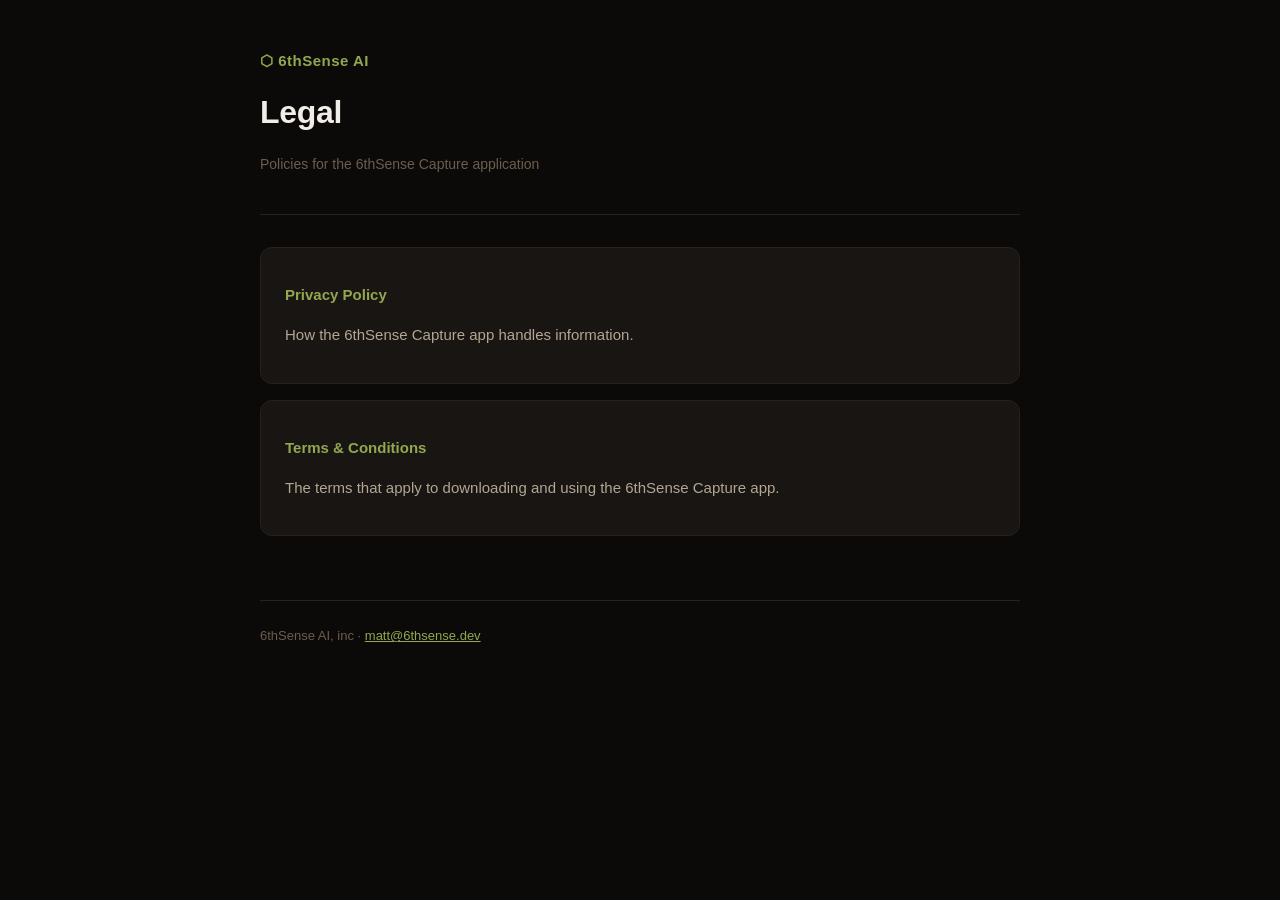
<file: index.html>
<!DOCTYPE html>
<html lang="en">
<head>
<meta charset="utf-8">
<meta name="viewport" content="width=device-width, initial-scale=1">
<title>6thSense AI — Legal</title>
<link rel="stylesheet" href="style.css">
</head>
<body>
<div class="wrap">
  <header>
    <span class="brand">⬡ 6thSense AI</span>
    <h1>Legal</h1>
    <p class="effective">Policies for the 6thSense Capture application</p>
  </header>

  <div class="card">
    <p><a href="privacy.html">Privacy Policy</a></p>
    <p>How the 6thSense Capture app handles information.</p>
  </div>

  <div class="card">
    <p><a href="terms.html">Terms &amp; Conditions</a></p>
    <p>The terms that apply to downloading and using the 6thSense Capture app.</p>
  </div>

  <footer>
    6thSense AI, inc · <a href="mailto:matt@6thsense.dev">matt@6thsense.dev</a>
  </footer>
</div>
</body>
</html>
</file>
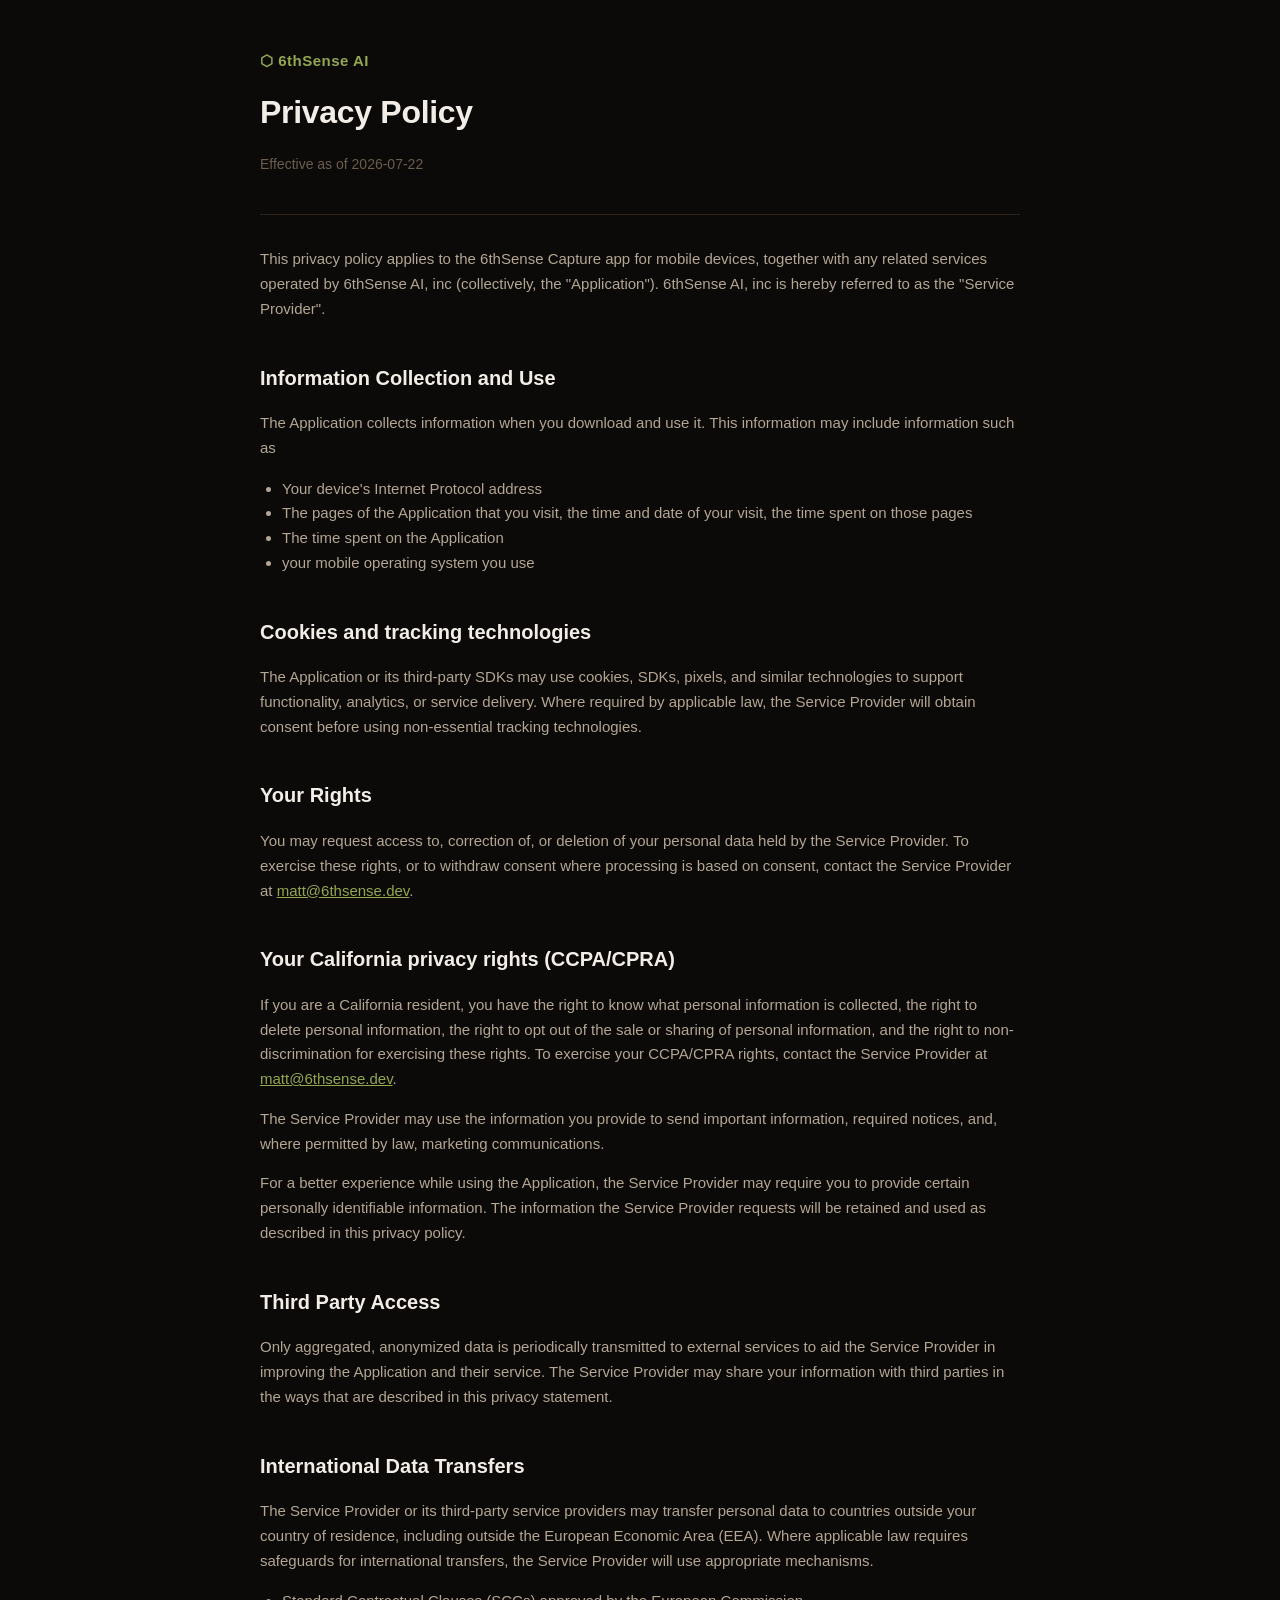
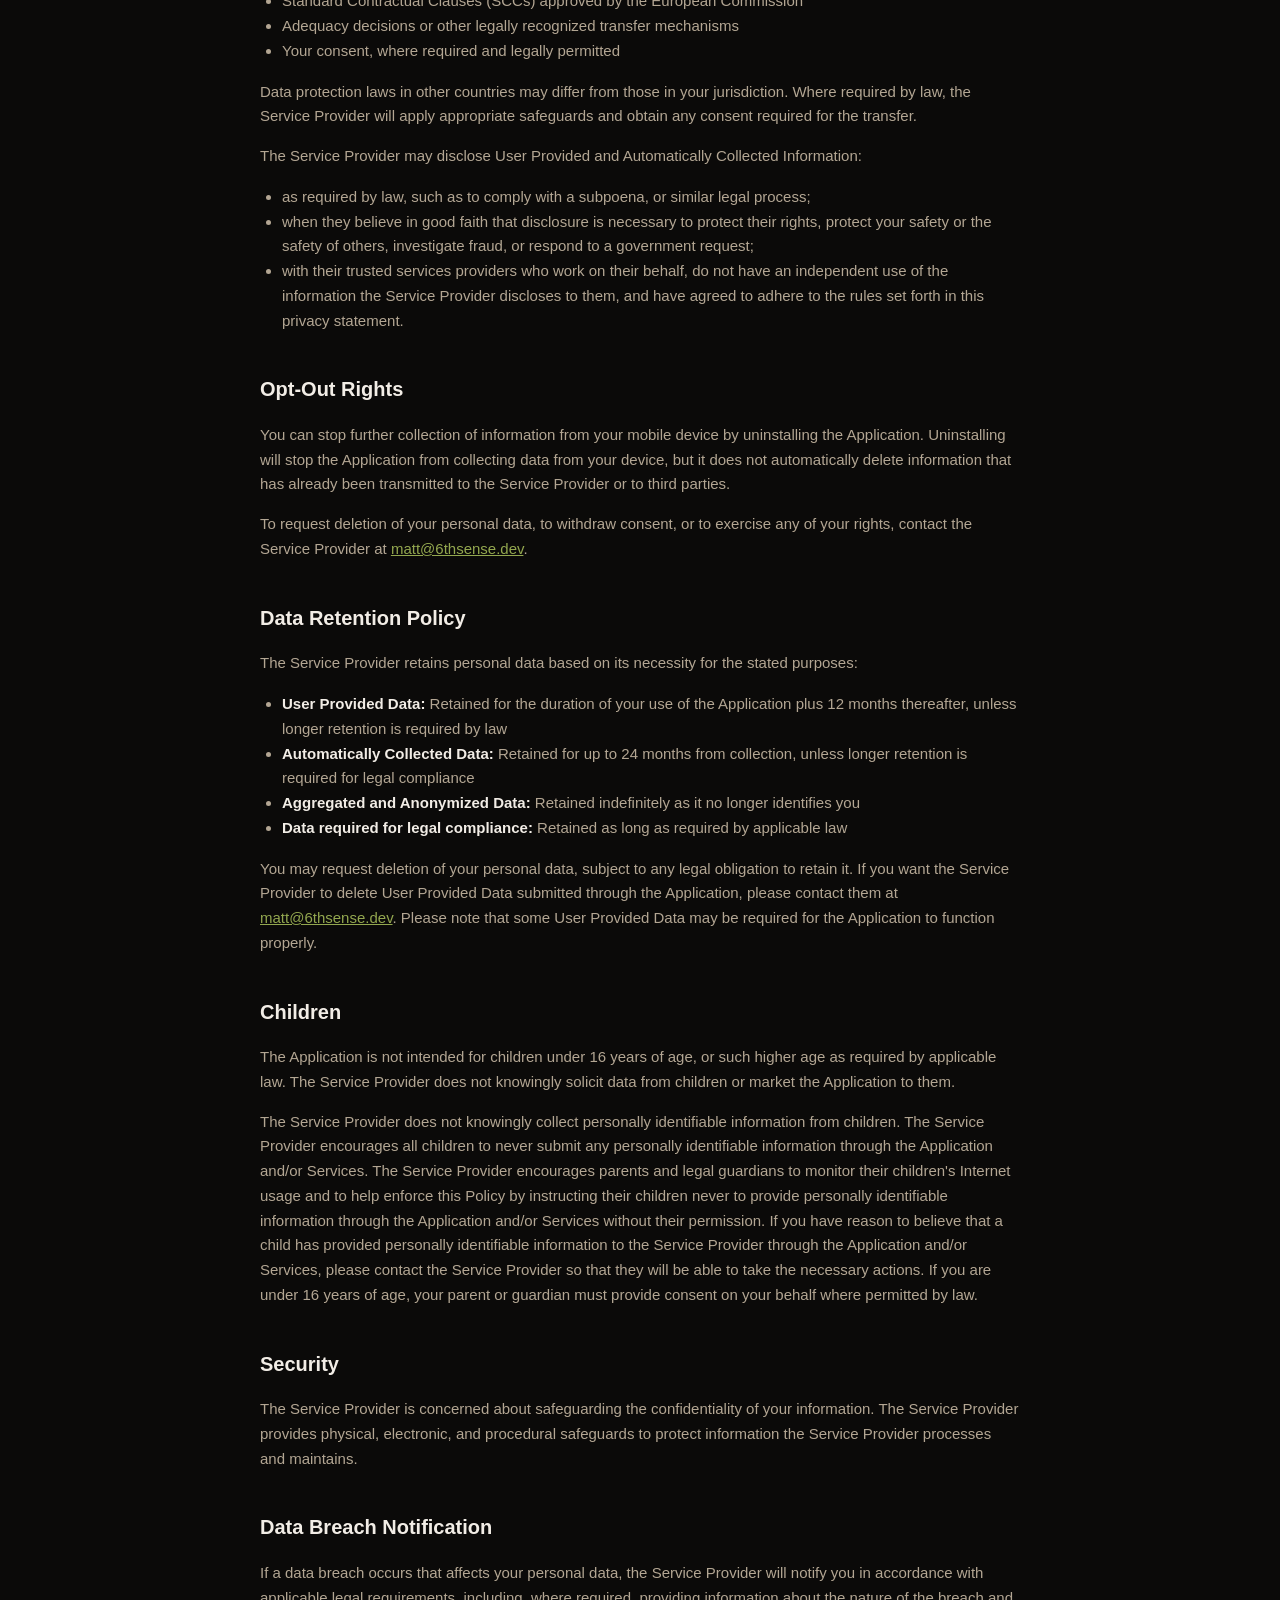
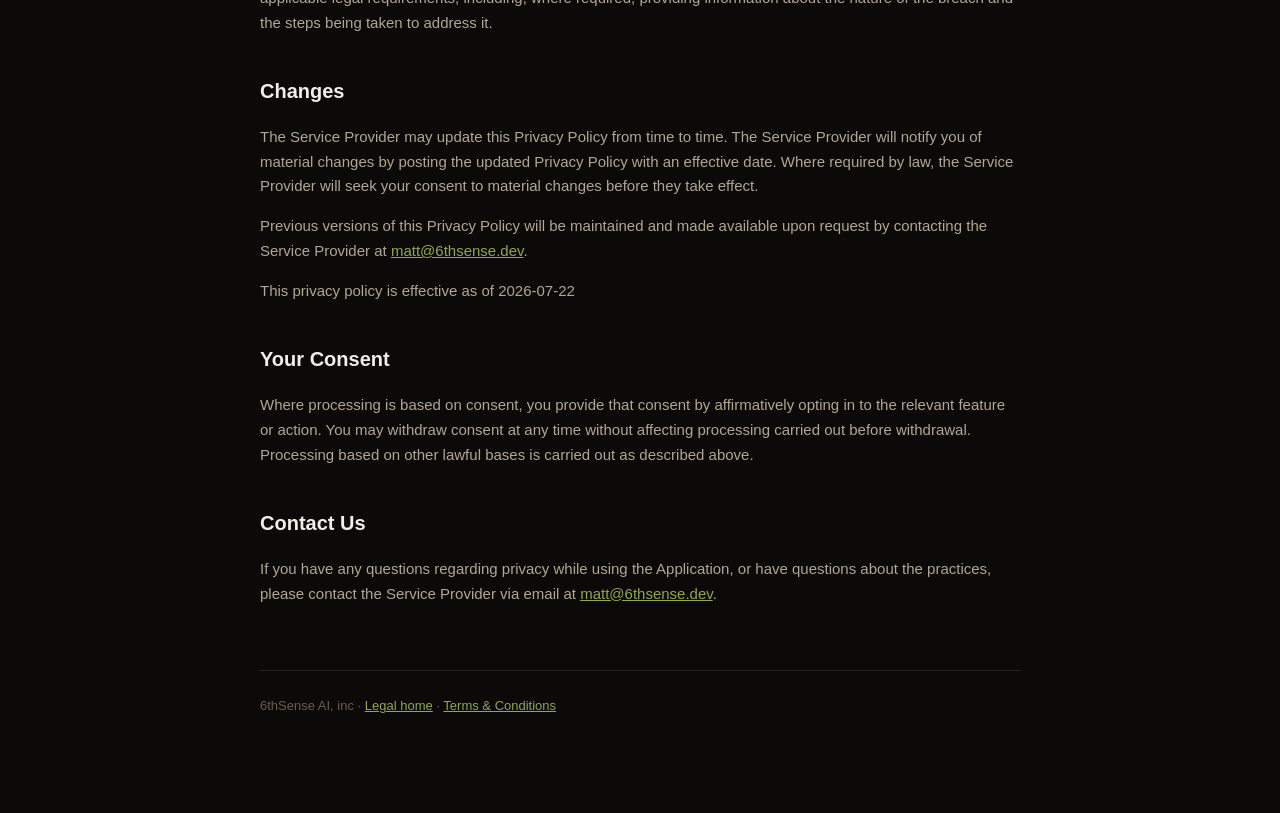
<file: privacy.html>
<!DOCTYPE html>
<html lang="en">
<head>
<meta charset="utf-8">
<meta name="viewport" content="width=device-width, initial-scale=1">
<title>Privacy Policy — 6thSense Capture</title>
<link rel="stylesheet" href="style.css">
</head>
<body>
<div class="wrap">
  <header>
    <a class="brand" href="index.html">⬡ 6thSense AI</a>
    <h1>Privacy Policy</h1>
    <p class="effective">Effective as of 2026-07-22</p>
  </header>

  <p>This privacy policy applies to the 6thSense Capture app for mobile devices, together with any related services operated by 6thSense AI, inc (collectively, the "Application"). 6thSense AI, inc is hereby referred to as the "Service Provider".</p>

  <h2>Information Collection and Use</h2>
  <p>The Application collects information when you download and use it. This information may include information such as</p>
  <ul>
    <li>Your device's Internet Protocol address</li>
    <li>The pages of the Application that you visit, the time and date of your visit, the time spent on those pages</li>
    <li>The time spent on the Application</li>
    <li>your mobile operating system you use</li>
  </ul>

  <h2>Cookies and tracking technologies</h2>
  <p>The Application or its third-party SDKs may use cookies, SDKs, pixels, and similar technologies to support functionality, analytics, or service delivery. Where required by applicable law, the Service Provider will obtain consent before using non-essential tracking technologies.</p>

  <h2>Your Rights</h2>
  <p>You may request access to, correction of, or deletion of your personal data held by the Service Provider. To exercise these rights, or to withdraw consent where processing is based on consent, contact the Service Provider at <a href="mailto:matt@6thsense.dev">matt@6thsense.dev</a>.</p>

  <h2>Your California privacy rights (CCPA/CPRA)</h2>
  <p>If you are a California resident, you have the right to know what personal information is collected, the right to delete personal information, the right to opt out of the sale or sharing of personal information, and the right to non-discrimination for exercising these rights. To exercise your CCPA/CPRA rights, contact the Service Provider at <a href="mailto:matt@6thsense.dev">matt@6thsense.dev</a>.</p>

  <p>The Service Provider may use the information you provide to send important information, required notices, and, where permitted by law, marketing communications.</p>

  <p>For a better experience while using the Application, the Service Provider may require you to provide certain personally identifiable information. The information the Service Provider requests will be retained and used as described in this privacy policy.</p>

  <h2>Third Party Access</h2>
  <p>Only aggregated, anonymized data is periodically transmitted to external services to aid the Service Provider in improving the Application and their service. The Service Provider may share your information with third parties in the ways that are described in this privacy statement.</p>

  <h2>International Data Transfers</h2>
  <p>The Service Provider or its third-party service providers may transfer personal data to countries outside your country of residence, including outside the European Economic Area (EEA). Where applicable law requires safeguards for international transfers, the Service Provider will use appropriate mechanisms.</p>
  <ul>
    <li>Standard Contractual Clauses (SCCs) approved by the European Commission</li>
    <li>Adequacy decisions or other legally recognized transfer mechanisms</li>
    <li>Your consent, where required and legally permitted</li>
  </ul>
  <p>Data protection laws in other countries may differ from those in your jurisdiction. Where required by law, the Service Provider will apply appropriate safeguards and obtain any consent required for the transfer.</p>

  <p>The Service Provider may disclose User Provided and Automatically Collected Information:</p>
  <ul>
    <li>as required by law, such as to comply with a subpoena, or similar legal process;</li>
    <li>when they believe in good faith that disclosure is necessary to protect their rights, protect your safety or the safety of others, investigate fraud, or respond to a government request;</li>
    <li>with their trusted services providers who work on their behalf, do not have an independent use of the information the Service Provider discloses to them, and have agreed to adhere to the rules set forth in this privacy statement.</li>
  </ul>

  <h2>Opt-Out Rights</h2>
  <p>You can stop further collection of information from your mobile device by uninstalling the Application. Uninstalling will stop the Application from collecting data from your device, but it does not automatically delete information that has already been transmitted to the Service Provider or to third parties.</p>
  <p>To request deletion of your personal data, to withdraw consent, or to exercise any of your rights, contact the Service Provider at <a href="mailto:matt@6thsense.dev">matt@6thsense.dev</a>.</p>

  <h2>Data Retention Policy</h2>
  <p>The Service Provider retains personal data based on its necessity for the stated purposes:</p>
  <ul>
    <li><strong>User Provided Data:</strong> Retained for the duration of your use of the Application plus 12 months thereafter, unless longer retention is required by law</li>
    <li><strong>Automatically Collected Data:</strong> Retained for up to 24 months from collection, unless longer retention is required for legal compliance</li>
    <li><strong>Aggregated and Anonymized Data:</strong> Retained indefinitely as it no longer identifies you</li>
    <li><strong>Data required for legal compliance:</strong> Retained as long as required by applicable law</li>
  </ul>
  <p>You may request deletion of your personal data, subject to any legal obligation to retain it. If you want the Service Provider to delete User Provided Data submitted through the Application, please contact them at <a href="mailto:matt@6thsense.dev">matt@6thsense.dev</a>. Please note that some User Provided Data may be required for the Application to function properly.</p>

  <h2>Children</h2>
  <p>The Application is not intended for children under 16 years of age, or such higher age as required by applicable law. The Service Provider does not knowingly solicit data from children or market the Application to them.</p>
  <p>The Service Provider does not knowingly collect personally identifiable information from children. The Service Provider encourages all children to never submit any personally identifiable information through the Application and/or Services. The Service Provider encourages parents and legal guardians to monitor their children's Internet usage and to help enforce this Policy by instructing their children never to provide personally identifiable information through the Application and/or Services without their permission. If you have reason to believe that a child has provided personally identifiable information to the Service Provider through the Application and/or Services, please contact the Service Provider so that they will be able to take the necessary actions. If you are under 16 years of age, your parent or guardian must provide consent on your behalf where permitted by law.</p>

  <h2>Security</h2>
  <p>The Service Provider is concerned about safeguarding the confidentiality of your information. The Service Provider provides physical, electronic, and procedural safeguards to protect information the Service Provider processes and maintains.</p>

  <h2>Data Breach Notification</h2>
  <p>If a data breach occurs that affects your personal data, the Service Provider will notify you in accordance with applicable legal requirements, including, where required, providing information about the nature of the breach and the steps being taken to address it.</p>

  <h2>Changes</h2>
  <p>The Service Provider may update this Privacy Policy from time to time. The Service Provider will notify you of material changes by posting the updated Privacy Policy with an effective date. Where required by law, the Service Provider will seek your consent to material changes before they take effect.</p>
  <p>Previous versions of this Privacy Policy will be maintained and made available upon request by contacting the Service Provider at <a href="mailto:matt@6thsense.dev">matt@6thsense.dev</a>.</p>

  <p>This privacy policy is effective as of 2026-07-22</p>

  <h2>Your Consent</h2>
  <p>Where processing is based on consent, you provide that consent by affirmatively opting in to the relevant feature or action. You may withdraw consent at any time without affecting processing carried out before withdrawal. Processing based on other lawful bases is carried out as described above.</p>

  <h2>Contact Us</h2>
  <p>If you have any questions regarding privacy while using the Application, or have questions about the practices, please contact the Service Provider via email at <a href="mailto:matt@6thsense.dev">matt@6thsense.dev</a>.</p>

  <footer>
    6thSense AI, inc · <a href="index.html">Legal home</a> · <a href="terms.html">Terms &amp; Conditions</a>
  </footer>
</div>
</body>
</html>
</file>
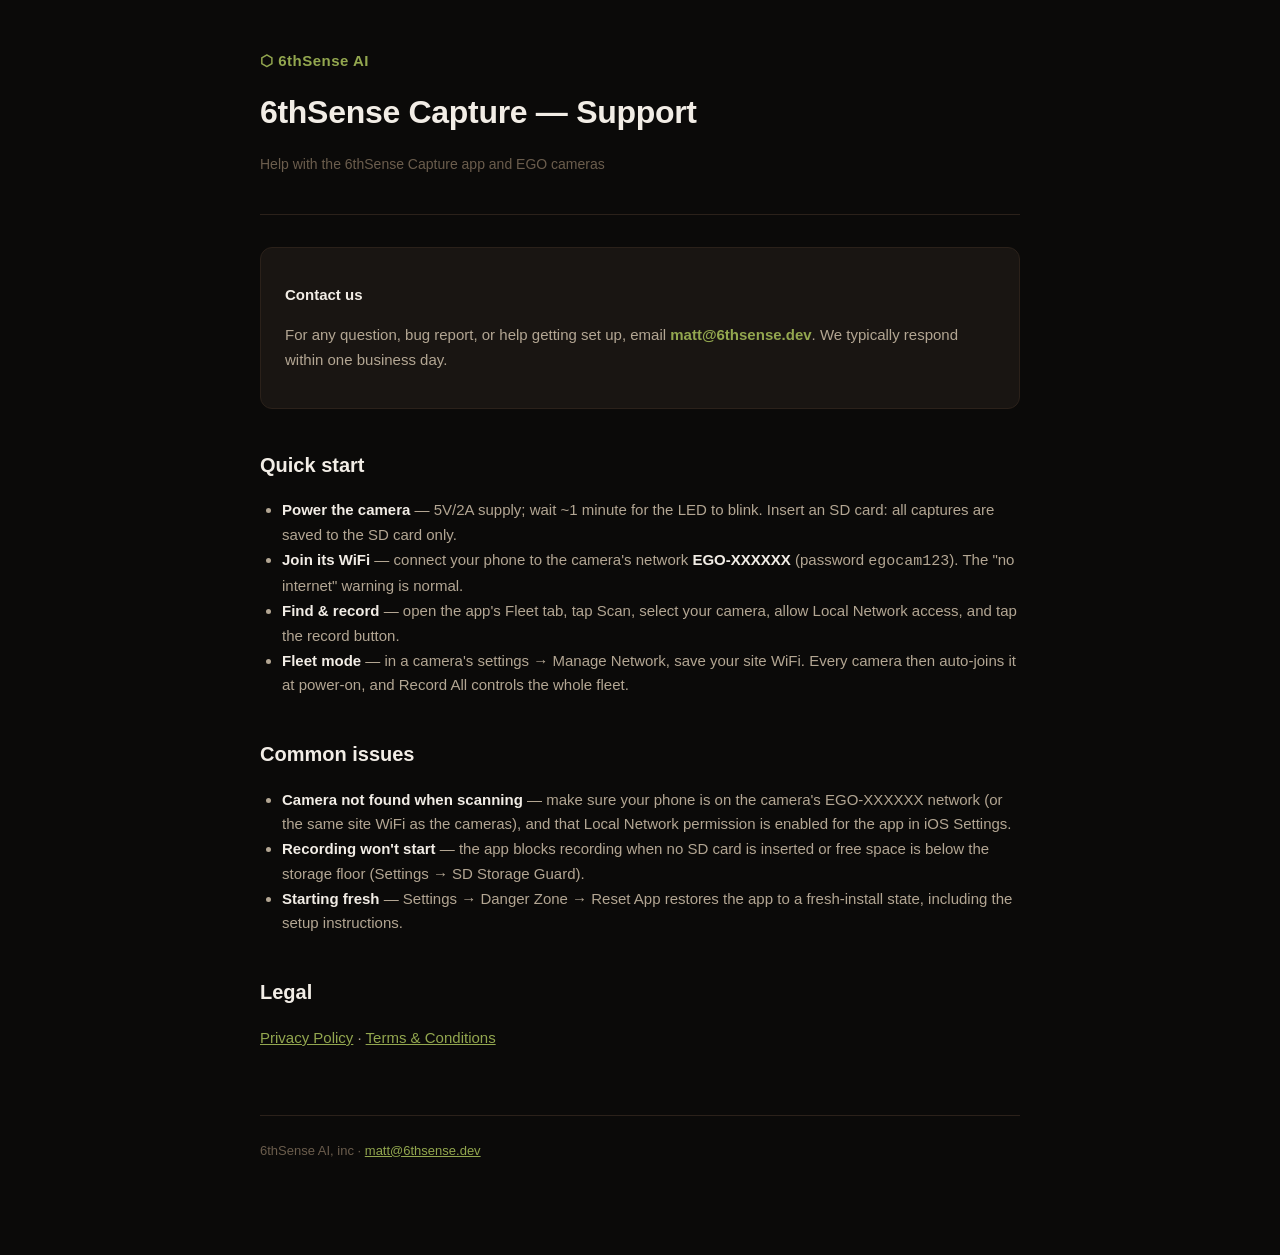
<file: support.html>
<!DOCTYPE html>
<html lang="en">
<head>
<meta charset="utf-8">
<meta name="viewport" content="width=device-width, initial-scale=1">
<title>Support — 6thSense Capture</title>
<link rel="stylesheet" href="style.css">
</head>
<body>
<div class="wrap">
  <header>
    <a class="brand" href="index.html">⬡ 6thSense AI</a>
    <h1>6thSense Capture — Support</h1>
    <p class="effective">Help with the 6thSense Capture app and EGO cameras</p>
  </header>

  <div class="card">
    <p><strong>Contact us</strong></p>
    <p>For any question, bug report, or help getting set up, email
    <a href="mailto:matt@6thsense.dev">matt@6thsense.dev</a>.
    We typically respond within one business day.</p>
  </div>

  <h2>Quick start</h2>
  <ul>
    <li><strong>Power the camera</strong> — 5V/2A supply; wait ~1 minute for the LED to blink. Insert an SD card: all captures are saved to the SD card only.</li>
    <li><strong>Join its WiFi</strong> — connect your phone to the camera's network <strong>EGO-XXXXXX</strong> (password <code>egocam123</code>). The "no internet" warning is normal.</li>
    <li><strong>Find &amp; record</strong> — open the app's Fleet tab, tap Scan, select your camera, allow Local Network access, and tap the record button.</li>
    <li><strong>Fleet mode</strong> — in a camera's settings → Manage Network, save your site WiFi. Every camera then auto-joins it at power-on, and Record All controls the whole fleet.</li>
  </ul>

  <h2>Common issues</h2>
  <ul>
    <li><strong>Camera not found when scanning</strong> — make sure your phone is on the camera's EGO-XXXXXX network (or the same site WiFi as the cameras), and that Local Network permission is enabled for the app in iOS Settings.</li>
    <li><strong>Recording won't start</strong> — the app blocks recording when no SD card is inserted or free space is below the storage floor (Settings → SD Storage Guard).</li>
    <li><strong>Starting fresh</strong> — Settings → Danger Zone → Reset App restores the app to a fresh-install state, including the setup instructions.</li>
  </ul>

  <h2>Legal</h2>
  <p><a href="privacy.html">Privacy Policy</a> · <a href="terms.html">Terms &amp; Conditions</a></p>

  <footer>
    6thSense AI, inc · <a href="mailto:matt@6thsense.dev">matt@6thsense.dev</a>
  </footer>
</div>
</body>
</html>
</file>
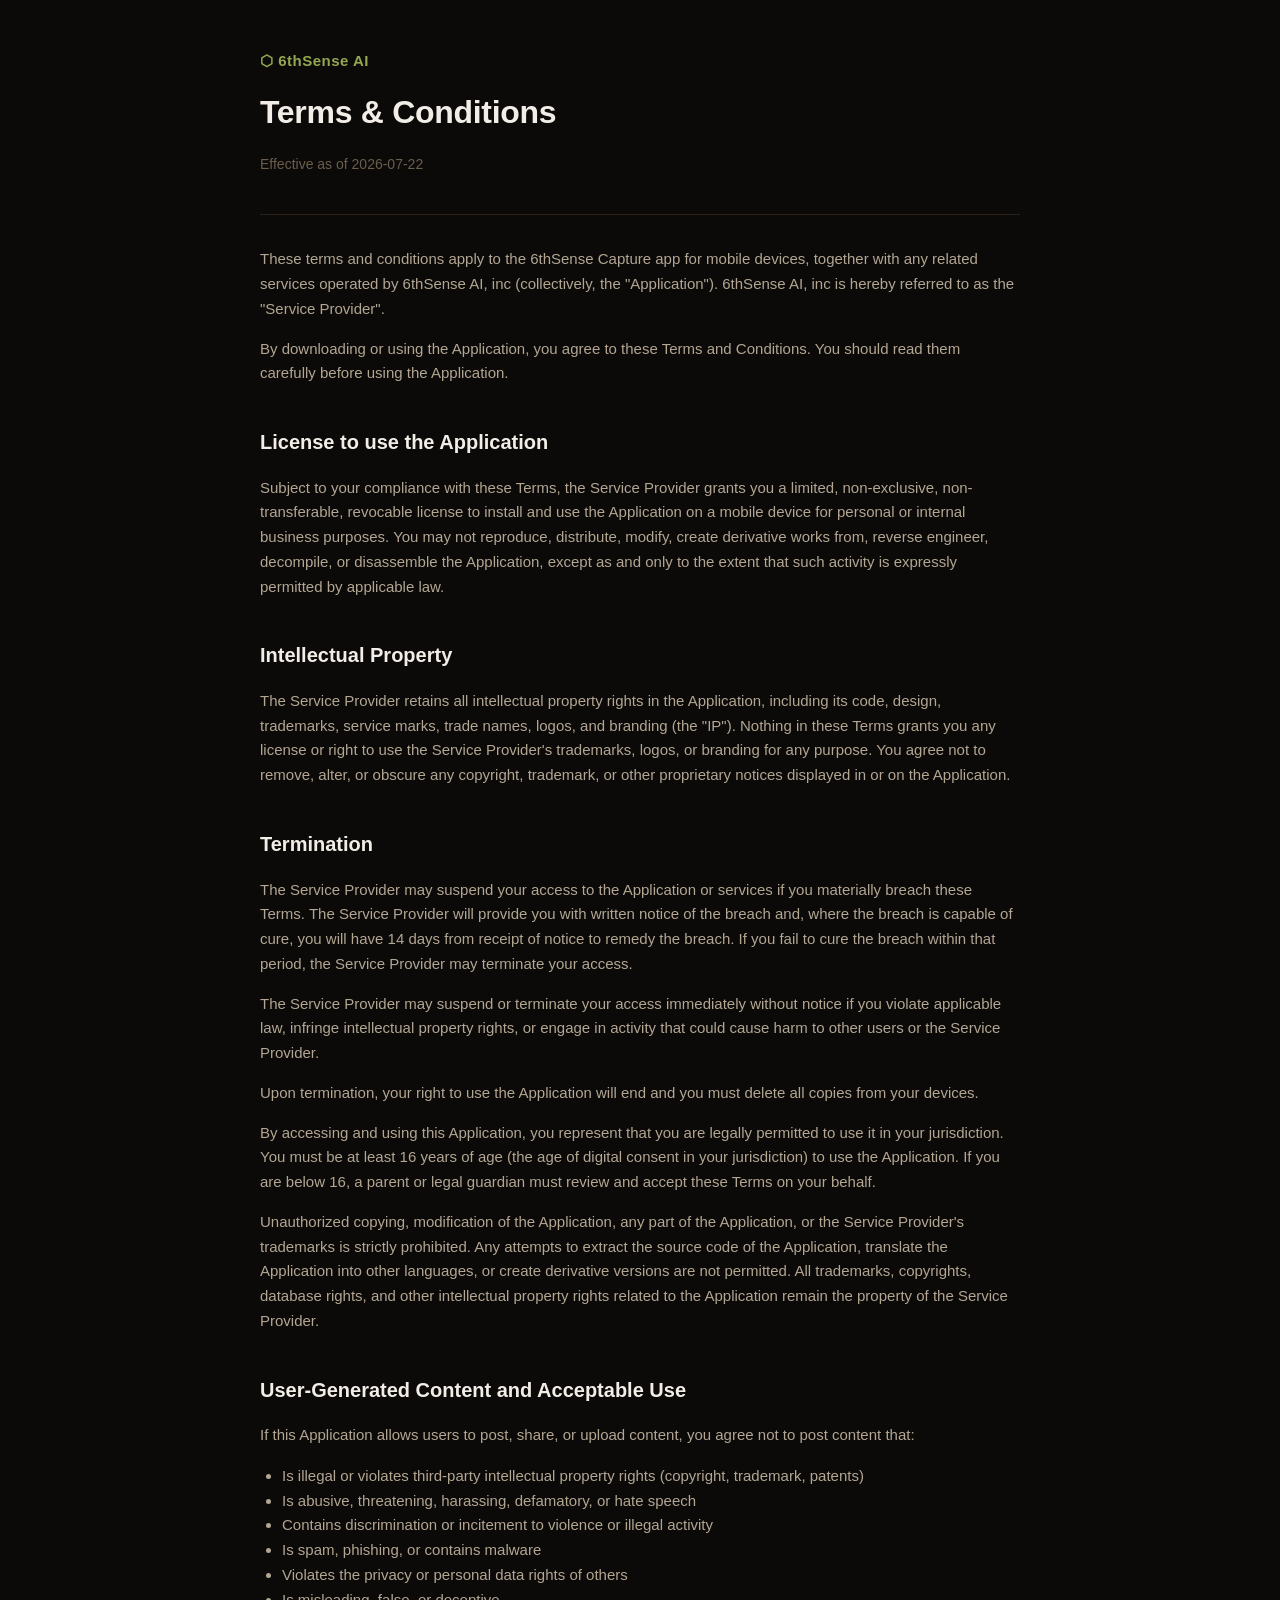
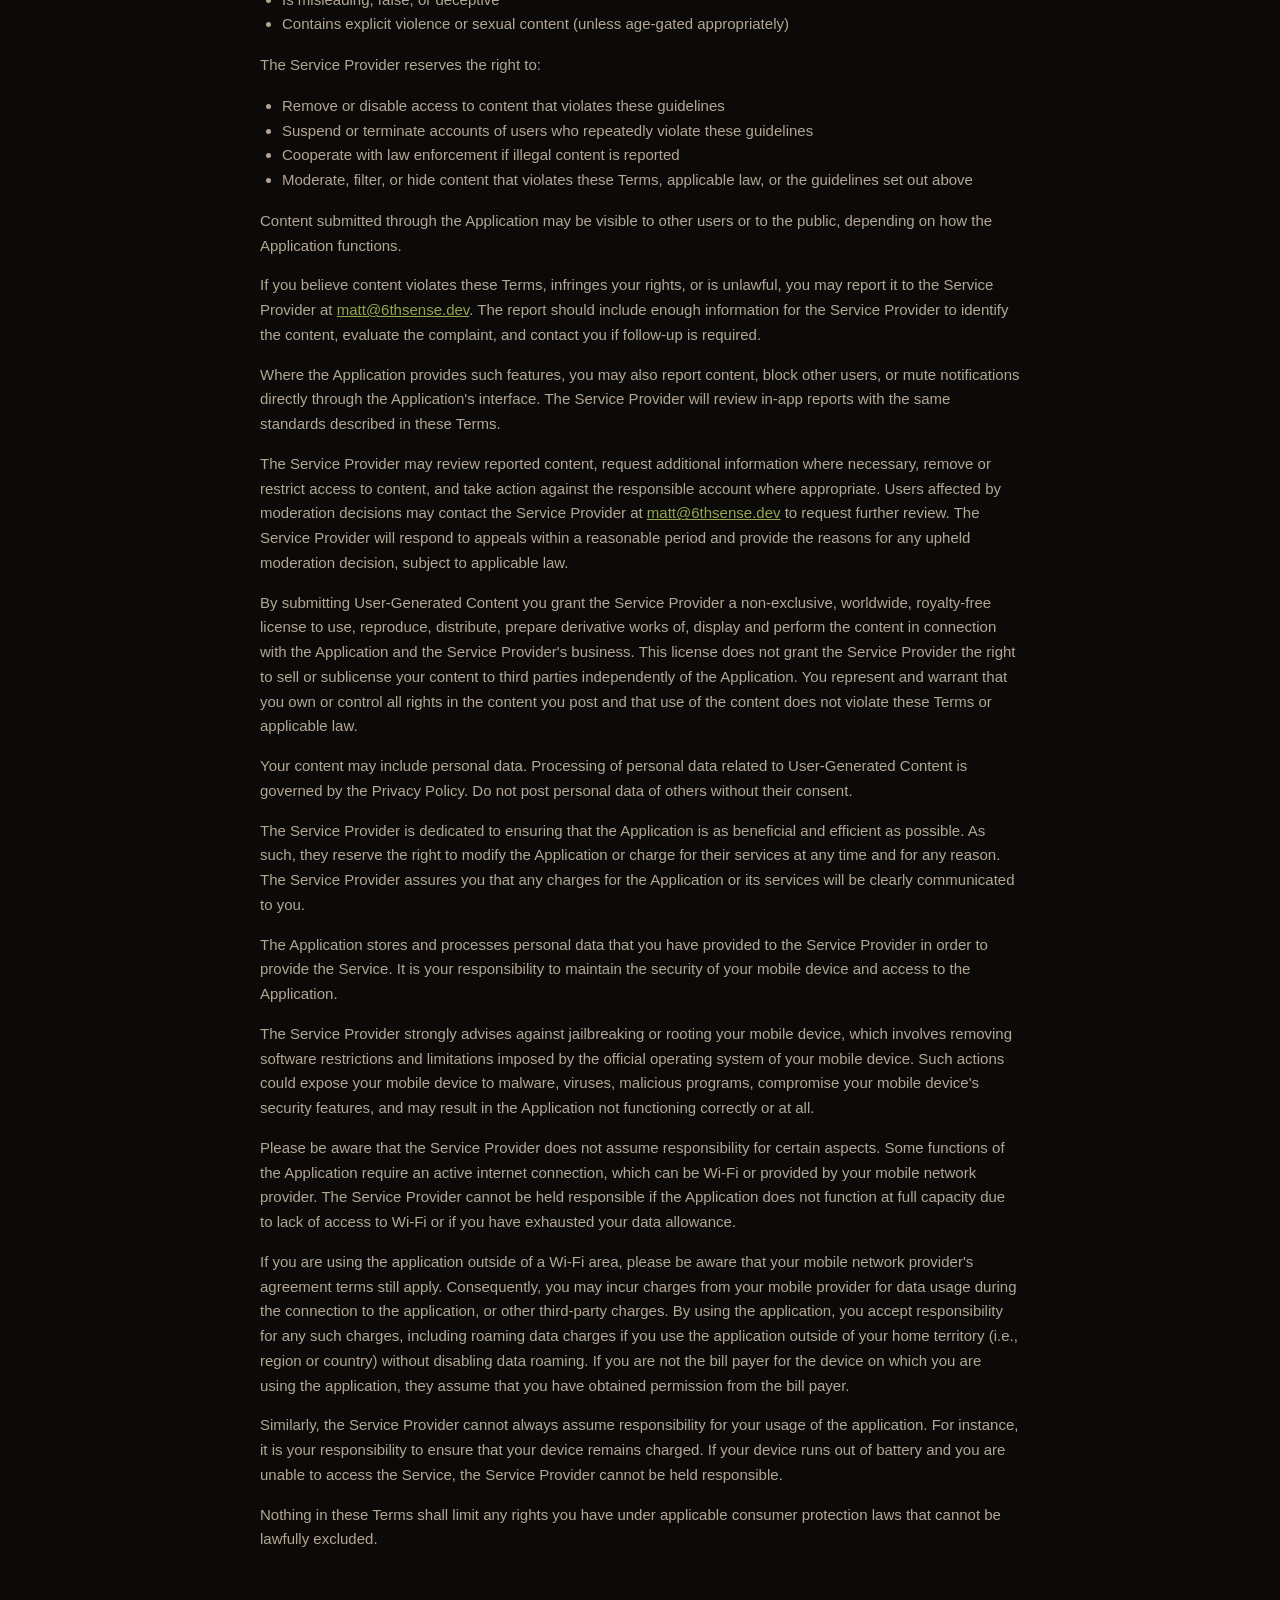
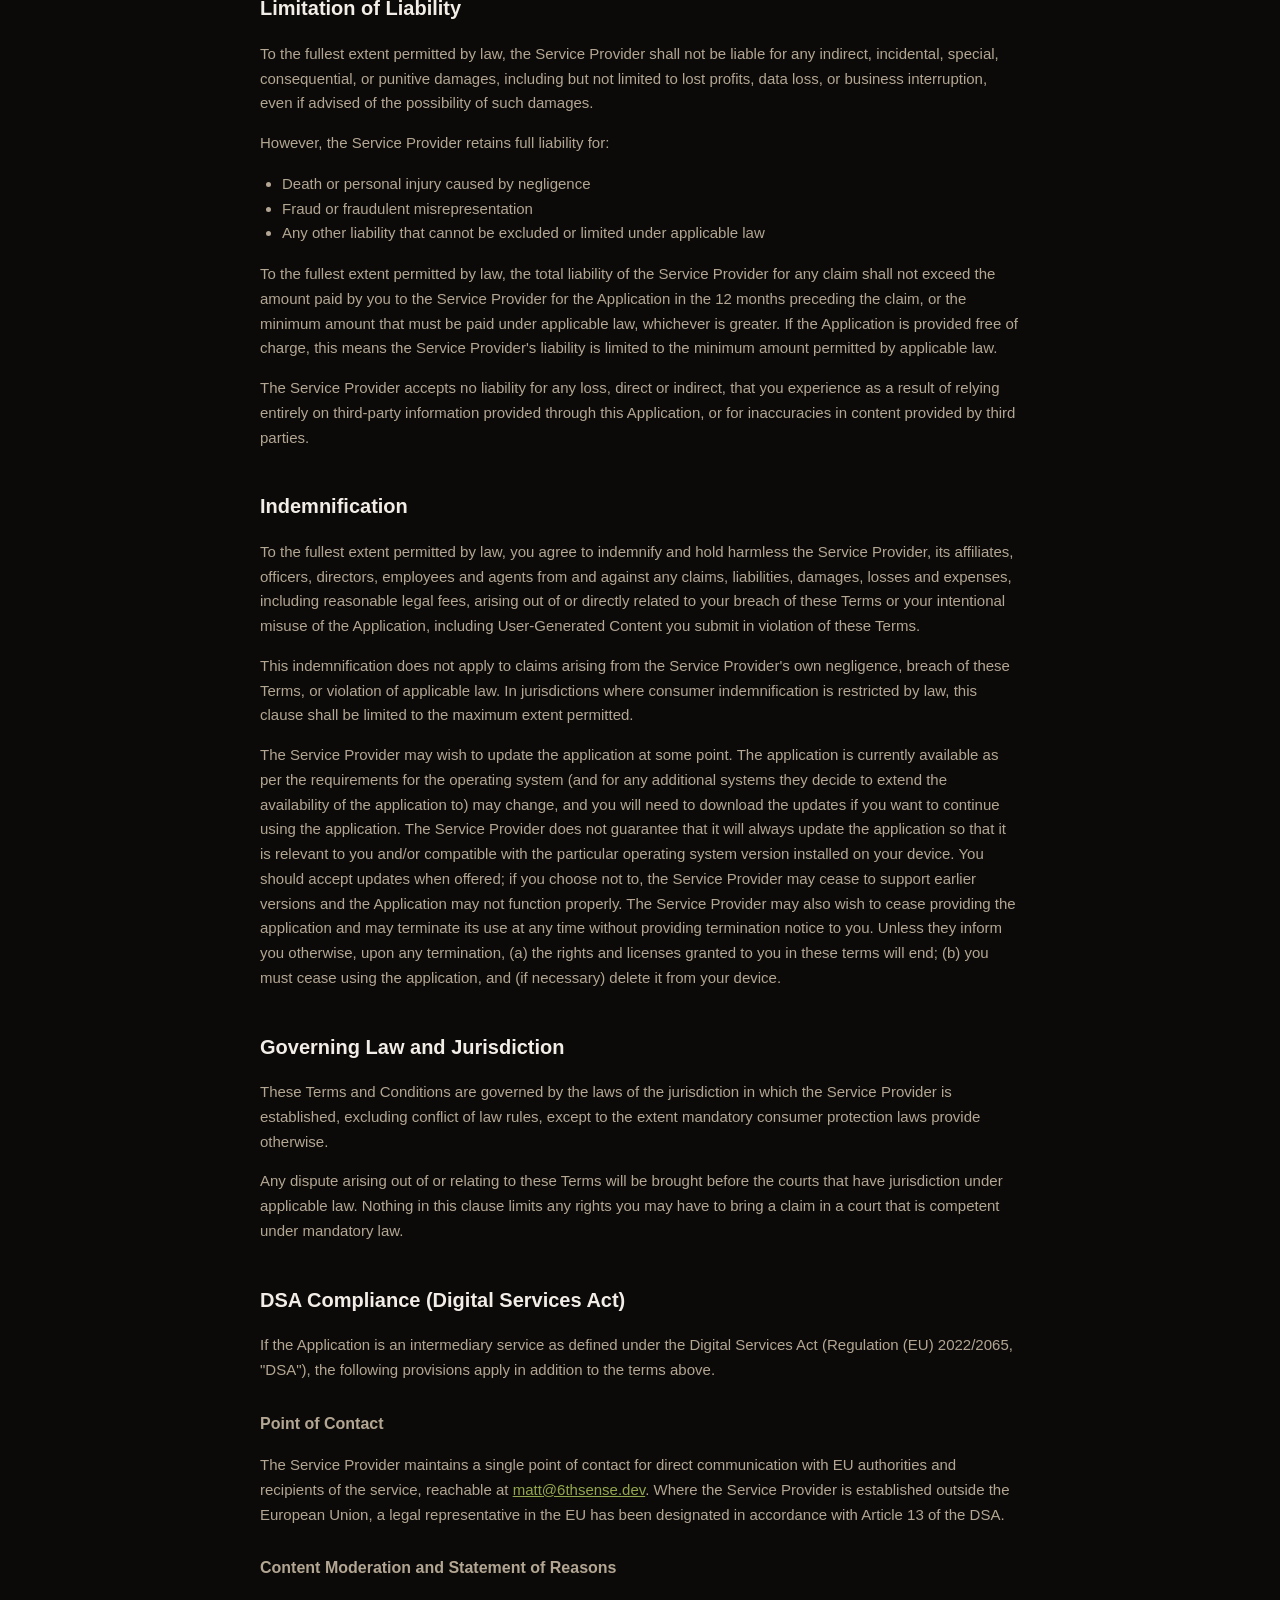
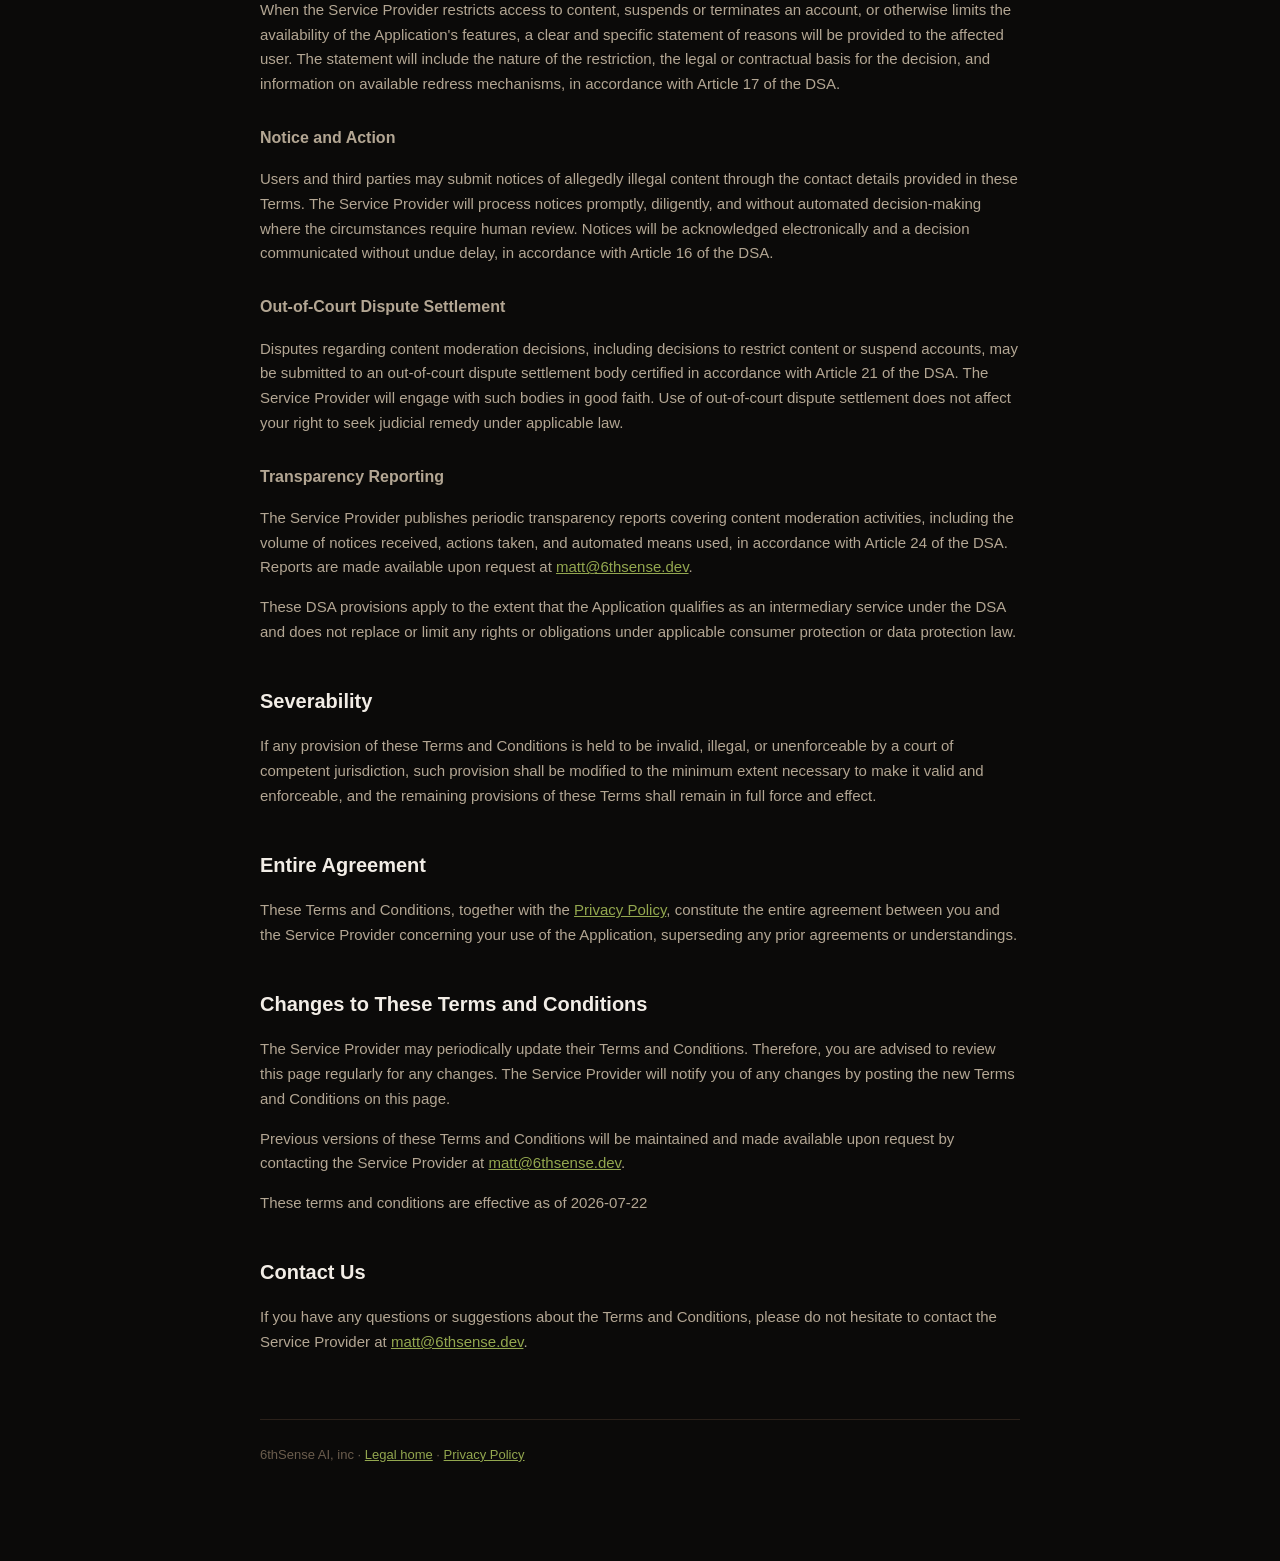
<file: terms.html>
<!DOCTYPE html>
<html lang="en">
<head>
<meta charset="utf-8">
<meta name="viewport" content="width=device-width, initial-scale=1">
<title>Terms &amp; Conditions — 6thSense Capture</title>
<link rel="stylesheet" href="style.css">
</head>
<body>
<div class="wrap">
  <header>
    <a class="brand" href="index.html">⬡ 6thSense AI</a>
    <h1>Terms &amp; Conditions</h1>
    <p class="effective">Effective as of 2026-07-22</p>
  </header>

  <p>These terms and conditions apply to the 6thSense Capture app for mobile devices, together with any related services operated by 6thSense AI, inc (collectively, the "Application"). 6thSense AI, inc is hereby referred to as the "Service Provider".</p>

  <p>By downloading or using the Application, you agree to these Terms and Conditions. You should read them carefully before using the Application.</p>

  <h2>License to use the Application</h2>
  <p>Subject to your compliance with these Terms, the Service Provider grants you a limited, non-exclusive, non-transferable, revocable license to install and use the Application on a mobile device for personal or internal business purposes. You may not reproduce, distribute, modify, create derivative works from, reverse engineer, decompile, or disassemble the Application, except as and only to the extent that such activity is expressly permitted by applicable law.</p>

  <h2>Intellectual Property</h2>
  <p>The Service Provider retains all intellectual property rights in the Application, including its code, design, trademarks, service marks, trade names, logos, and branding (the "IP"). Nothing in these Terms grants you any license or right to use the Service Provider's trademarks, logos, or branding for any purpose. You agree not to remove, alter, or obscure any copyright, trademark, or other proprietary notices displayed in or on the Application.</p>

  <h2>Termination</h2>
  <p>The Service Provider may suspend your access to the Application or services if you materially breach these Terms. The Service Provider will provide you with written notice of the breach and, where the breach is capable of cure, you will have 14 days from receipt of notice to remedy the breach. If you fail to cure the breach within that period, the Service Provider may terminate your access.</p>
  <p>The Service Provider may suspend or terminate your access immediately without notice if you violate applicable law, infringe intellectual property rights, or engage in activity that could cause harm to other users or the Service Provider.</p>
  <p>Upon termination, your right to use the Application will end and you must delete all copies from your devices.</p>

  <p>By accessing and using this Application, you represent that you are legally permitted to use it in your jurisdiction. You must be at least 16 years of age (the age of digital consent in your jurisdiction) to use the Application. If you are below 16, a parent or legal guardian must review and accept these Terms on your behalf.</p>

  <p>Unauthorized copying, modification of the Application, any part of the Application, or the Service Provider's trademarks is strictly prohibited. Any attempts to extract the source code of the Application, translate the Application into other languages, or create derivative versions are not permitted. All trademarks, copyrights, database rights, and other intellectual property rights related to the Application remain the property of the Service Provider.</p>

  <h2>User-Generated Content and Acceptable Use</h2>
  <p>If this Application allows users to post, share, or upload content, you agree not to post content that:</p>
  <ul>
    <li>Is illegal or violates third-party intellectual property rights (copyright, trademark, patents)</li>
    <li>Is abusive, threatening, harassing, defamatory, or hate speech</li>
    <li>Contains discrimination or incitement to violence or illegal activity</li>
    <li>Is spam, phishing, or contains malware</li>
    <li>Violates the privacy or personal data rights of others</li>
    <li>Is misleading, false, or deceptive</li>
    <li>Contains explicit violence or sexual content (unless age-gated appropriately)</li>
  </ul>

  <p>The Service Provider reserves the right to:</p>
  <ul>
    <li>Remove or disable access to content that violates these guidelines</li>
    <li>Suspend or terminate accounts of users who repeatedly violate these guidelines</li>
    <li>Cooperate with law enforcement if illegal content is reported</li>
    <li>Moderate, filter, or hide content that violates these Terms, applicable law, or the guidelines set out above</li>
  </ul>

  <p>Content submitted through the Application may be visible to other users or to the public, depending on how the Application functions.</p>

  <p>If you believe content violates these Terms, infringes your rights, or is unlawful, you may report it to the Service Provider at <a href="mailto:matt@6thsense.dev">matt@6thsense.dev</a>. The report should include enough information for the Service Provider to identify the content, evaluate the complaint, and contact you if follow-up is required.</p>

  <p>Where the Application provides such features, you may also report content, block other users, or mute notifications directly through the Application's interface. The Service Provider will review in-app reports with the same standards described in these Terms.</p>

  <p>The Service Provider may review reported content, request additional information where necessary, remove or restrict access to content, and take action against the responsible account where appropriate. Users affected by moderation decisions may contact the Service Provider at <a href="mailto:matt@6thsense.dev">matt@6thsense.dev</a> to request further review. The Service Provider will respond to appeals within a reasonable period and provide the reasons for any upheld moderation decision, subject to applicable law.</p>

  <p>By submitting User-Generated Content you grant the Service Provider a non-exclusive, worldwide, royalty-free license to use, reproduce, distribute, prepare derivative works of, display and perform the content in connection with the Application and the Service Provider's business. This license does not grant the Service Provider the right to sell or sublicense your content to third parties independently of the Application. You represent and warrant that you own or control all rights in the content you post and that use of the content does not violate these Terms or applicable law.</p>

  <p>Your content may include personal data. Processing of personal data related to User-Generated Content is governed by the Privacy Policy. Do not post personal data of others without their consent.</p>

  <p>The Service Provider is dedicated to ensuring that the Application is as beneficial and efficient as possible. As such, they reserve the right to modify the Application or charge for their services at any time and for any reason. The Service Provider assures you that any charges for the Application or its services will be clearly communicated to you.</p>

  <p>The Application stores and processes personal data that you have provided to the Service Provider in order to provide the Service. It is your responsibility to maintain the security of your mobile device and access to the Application.</p>

  <p>The Service Provider strongly advises against jailbreaking or rooting your mobile device, which involves removing software restrictions and limitations imposed by the official operating system of your mobile device. Such actions could expose your mobile device to malware, viruses, malicious programs, compromise your mobile device's security features, and may result in the Application not functioning correctly or at all.</p>

  <p>Please be aware that the Service Provider does not assume responsibility for certain aspects. Some functions of the Application require an active internet connection, which can be Wi-Fi or provided by your mobile network provider. The Service Provider cannot be held responsible if the Application does not function at full capacity due to lack of access to Wi-Fi or if you have exhausted your data allowance.</p>

  <p>If you are using the application outside of a Wi-Fi area, please be aware that your mobile network provider's agreement terms still apply. Consequently, you may incur charges from your mobile provider for data usage during the connection to the application, or other third-party charges. By using the application, you accept responsibility for any such charges, including roaming data charges if you use the application outside of your home territory (i.e., region or country) without disabling data roaming. If you are not the bill payer for the device on which you are using the application, they assume that you have obtained permission from the bill payer.</p>

  <p>Similarly, the Service Provider cannot always assume responsibility for your usage of the application. For instance, it is your responsibility to ensure that your device remains charged. If your device runs out of battery and you are unable to access the Service, the Service Provider cannot be held responsible.</p>

  <p>Nothing in these Terms shall limit any rights you have under applicable consumer protection laws that cannot be lawfully excluded.</p>

  <h2>Limitation of Liability</h2>
  <p>To the fullest extent permitted by law, the Service Provider shall not be liable for any indirect, incidental, special, consequential, or punitive damages, including but not limited to lost profits, data loss, or business interruption, even if advised of the possibility of such damages.</p>
  <p>However, the Service Provider retains full liability for:</p>
  <ul>
    <li>Death or personal injury caused by negligence</li>
    <li>Fraud or fraudulent misrepresentation</li>
    <li>Any other liability that cannot be excluded or limited under applicable law</li>
  </ul>
  <p>To the fullest extent permitted by law, the total liability of the Service Provider for any claim shall not exceed the amount paid by you to the Service Provider for the Application in the 12 months preceding the claim, or the minimum amount that must be paid under applicable law, whichever is greater. If the Application is provided free of charge, this means the Service Provider's liability is limited to the minimum amount permitted by applicable law.</p>
  <p>The Service Provider accepts no liability for any loss, direct or indirect, that you experience as a result of relying entirely on third-party information provided through this Application, or for inaccuracies in content provided by third parties.</p>

  <h2>Indemnification</h2>
  <p>To the fullest extent permitted by law, you agree to indemnify and hold harmless the Service Provider, its affiliates, officers, directors, employees and agents from and against any claims, liabilities, damages, losses and expenses, including reasonable legal fees, arising out of or directly related to your breach of these Terms or your intentional misuse of the Application, including User-Generated Content you submit in violation of these Terms.</p>
  <p>This indemnification does not apply to claims arising from the Service Provider's own negligence, breach of these Terms, or violation of applicable law. In jurisdictions where consumer indemnification is restricted by law, this clause shall be limited to the maximum extent permitted.</p>

  <p>The Service Provider may wish to update the application at some point. The application is currently available as per the requirements for the operating system (and for any additional systems they decide to extend the availability of the application to) may change, and you will need to download the updates if you want to continue using the application. The Service Provider does not guarantee that it will always update the application so that it is relevant to you and/or compatible with the particular operating system version installed on your device. You should accept updates when offered; if you choose not to, the Service Provider may cease to support earlier versions and the Application may not function properly. The Service Provider may also wish to cease providing the application and may terminate its use at any time without providing termination notice to you. Unless they inform you otherwise, upon any termination, (a) the rights and licenses granted to you in these terms will end; (b) you must cease using the application, and (if necessary) delete it from your device.</p>

  <h2>Governing Law and Jurisdiction</h2>
  <p>These Terms and Conditions are governed by the laws of the jurisdiction in which the Service Provider is established, excluding conflict of law rules, except to the extent mandatory consumer protection laws provide otherwise.</p>
  <p>Any dispute arising out of or relating to these Terms will be brought before the courts that have jurisdiction under applicable law. Nothing in this clause limits any rights you may have to bring a claim in a court that is competent under mandatory law.</p>

  <h2>DSA Compliance (Digital Services Act)</h2>
  <p>If the Application is an intermediary service as defined under the Digital Services Act (Regulation (EU) 2022/2065, "DSA"), the following provisions apply in addition to the terms above.</p>

  <h3>Point of Contact</h3>
  <p>The Service Provider maintains a single point of contact for direct communication with EU authorities and recipients of the service, reachable at <a href="mailto:matt@6thsense.dev">matt@6thsense.dev</a>. Where the Service Provider is established outside the European Union, a legal representative in the EU has been designated in accordance with Article 13 of the DSA.</p>

  <h3>Content Moderation and Statement of Reasons</h3>
  <p>When the Service Provider restricts access to content, suspends or terminates an account, or otherwise limits the availability of the Application's features, a clear and specific statement of reasons will be provided to the affected user. The statement will include the nature of the restriction, the legal or contractual basis for the decision, and information on available redress mechanisms, in accordance with Article 17 of the DSA.</p>

  <h3>Notice and Action</h3>
  <p>Users and third parties may submit notices of allegedly illegal content through the contact details provided in these Terms. The Service Provider will process notices promptly, diligently, and without automated decision-making where the circumstances require human review. Notices will be acknowledged electronically and a decision communicated without undue delay, in accordance with Article 16 of the DSA.</p>

  <h3>Out-of-Court Dispute Settlement</h3>
  <p>Disputes regarding content moderation decisions, including decisions to restrict content or suspend accounts, may be submitted to an out-of-court dispute settlement body certified in accordance with Article 21 of the DSA. The Service Provider will engage with such bodies in good faith. Use of out-of-court dispute settlement does not affect your right to seek judicial remedy under applicable law.</p>

  <h3>Transparency Reporting</h3>
  <p>The Service Provider publishes periodic transparency reports covering content moderation activities, including the volume of notices received, actions taken, and automated means used, in accordance with Article 24 of the DSA. Reports are made available upon request at <a href="mailto:matt@6thsense.dev">matt@6thsense.dev</a>.</p>

  <p>These DSA provisions apply to the extent that the Application qualifies as an intermediary service under the DSA and does not replace or limit any rights or obligations under applicable consumer protection or data protection law.</p>

  <h2>Severability</h2>
  <p>If any provision of these Terms and Conditions is held to be invalid, illegal, or unenforceable by a court of competent jurisdiction, such provision shall be modified to the minimum extent necessary to make it valid and enforceable, and the remaining provisions of these Terms shall remain in full force and effect.</p>

  <h2>Entire Agreement</h2>
  <p>These Terms and Conditions, together with the <a href="privacy.html">Privacy Policy</a>, constitute the entire agreement between you and the Service Provider concerning your use of the Application, superseding any prior agreements or understandings.</p>

  <h2>Changes to These Terms and Conditions</h2>
  <p>The Service Provider may periodically update their Terms and Conditions. Therefore, you are advised to review this page regularly for any changes. The Service Provider will notify you of any changes by posting the new Terms and Conditions on this page.</p>
  <p>Previous versions of these Terms and Conditions will be maintained and made available upon request by contacting the Service Provider at <a href="mailto:matt@6thsense.dev">matt@6thsense.dev</a>.</p>

  <p>These terms and conditions are effective as of 2026-07-22</p>

  <h2>Contact Us</h2>
  <p>If you have any questions or suggestions about the Terms and Conditions, please do not hesitate to contact the Service Provider at <a href="mailto:matt@6thsense.dev">matt@6thsense.dev</a>.</p>

  <footer>
    6thSense AI, inc · <a href="index.html">Legal home</a> · <a href="privacy.html">Privacy Policy</a>
  </footer>
</div>
</body>
</html>
</file>
<file: style.css>
:root { color-scheme: dark; }
body {
  background: #0b0a09;
  color: #f2ede6;
  font-family: -apple-system, BlinkMacSystemFont, "Segoe UI", Roboto, Helvetica, Arial, sans-serif;
  line-height: 1.65;
  margin: 0;
  padding: 0;
}
.wrap { max-width: 760px; margin: 0 auto; padding: 48px 24px 96px; }
header { border-bottom: 1px solid #2b211a; padding-bottom: 24px; margin-bottom: 32px; }
.brand { color: #93a74f; font-weight: 800; font-size: 15px; letter-spacing: 0.5px; text-decoration: none; }
h1 { font-size: 32px; letter-spacing: -0.3px; margin: 12px 0 4px; }
.effective { color: #6b5d4d; font-size: 14px; }
h2 { font-size: 20px; margin-top: 40px; color: #f2ede6; }
h3 { font-size: 16px; margin-top: 28px; color: #b3a693; }
p, li { color: #b3a693; font-size: 15px; }
strong { color: #f2ede6; }
ul { padding-left: 22px; }
a { color: #93a74f; }
footer { margin-top: 64px; border-top: 1px solid #2b211a; padding-top: 24px; color: #6b5d4d; font-size: 13px; }
.card { background: #191512; border: 1px solid #2b211a; border-radius: 12px; padding: 20px 24px; margin: 16px 0; }
.card a { font-weight: 600; text-decoration: none; }
</file>
